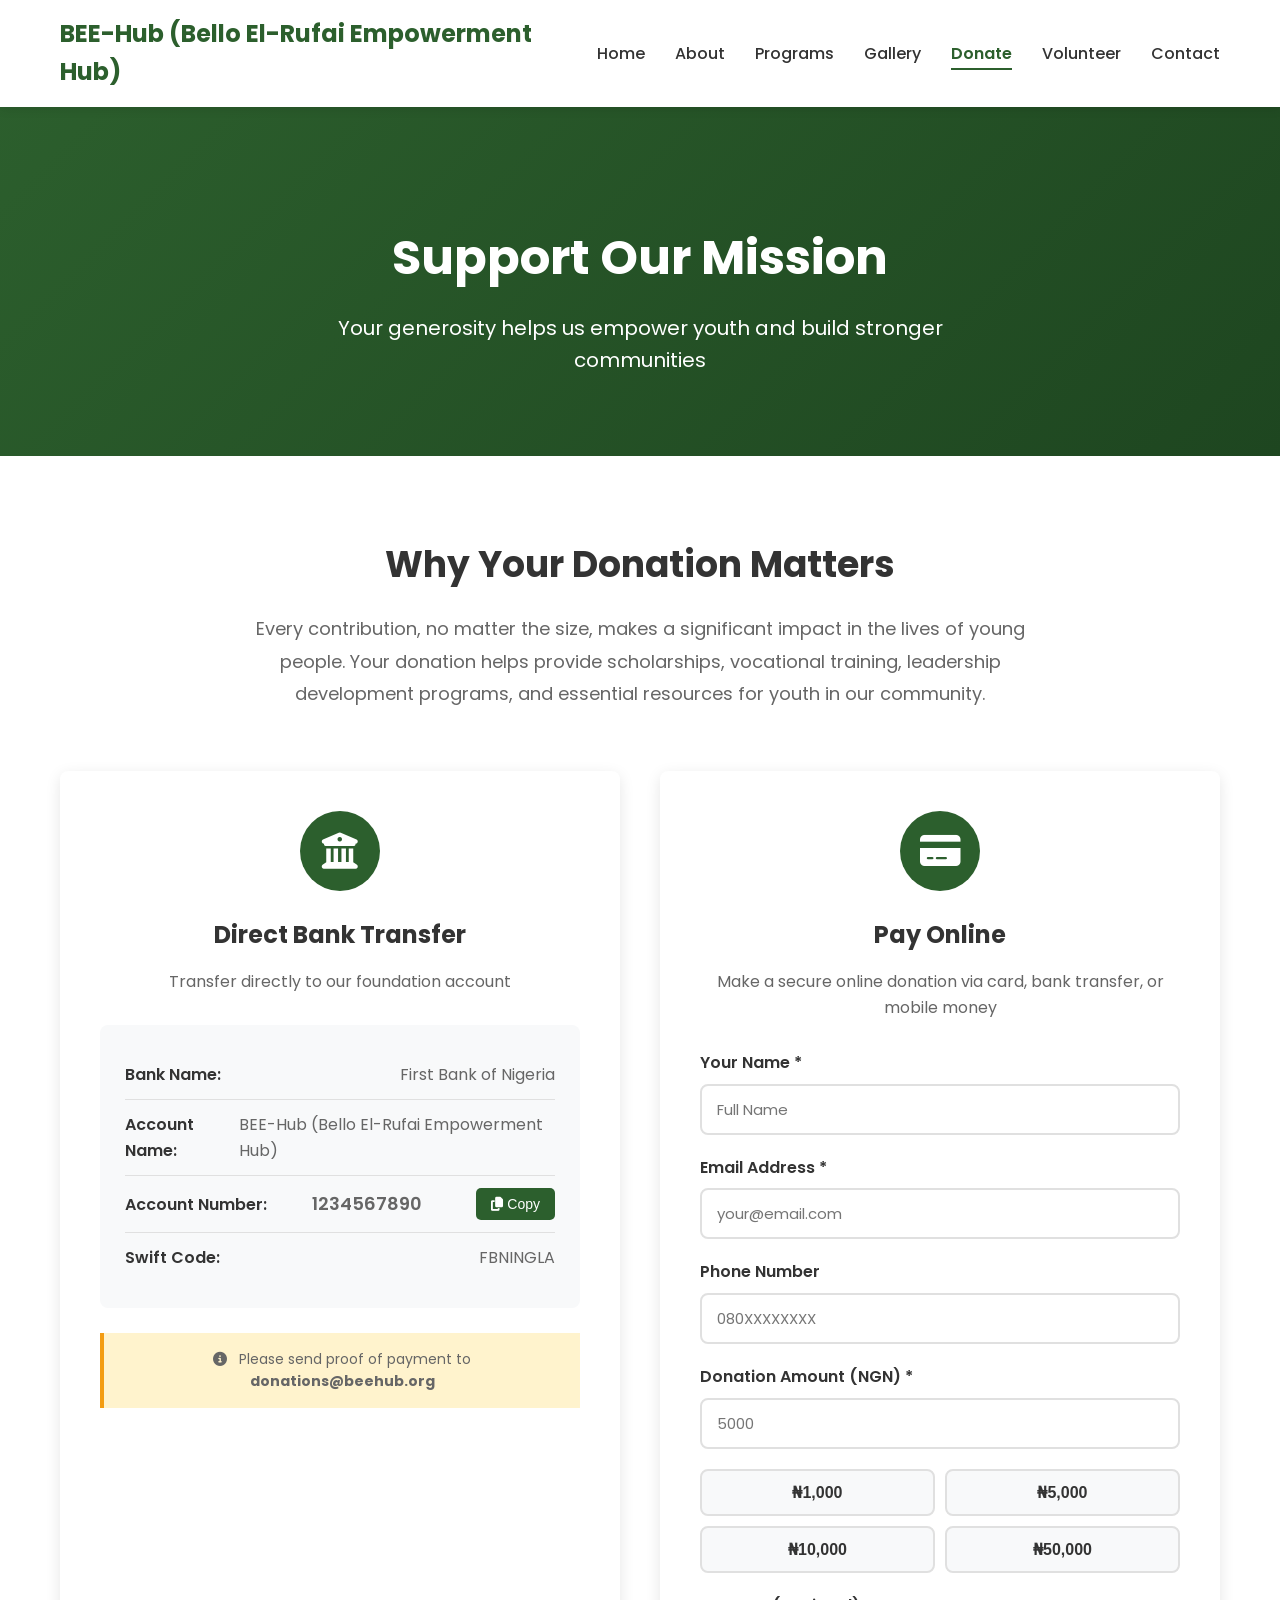
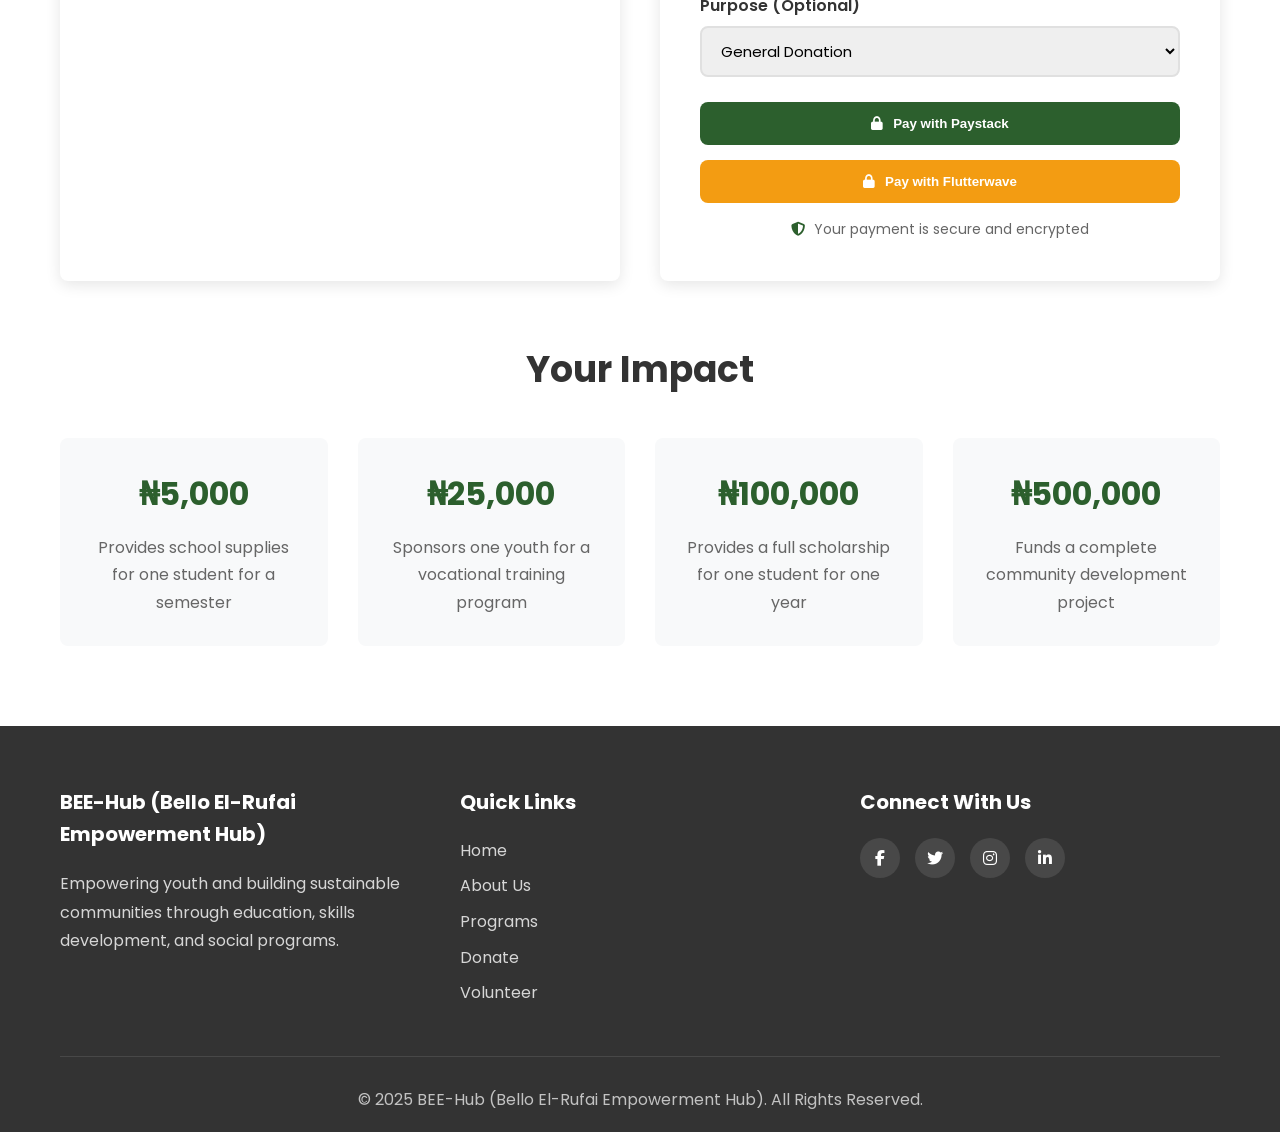
<file: donate.html>
<!DOCTYPE html>
<html lang="en">
<head>
    <meta charset="UTF-8">
    <meta name="viewport" content="width=device-width, initial-scale=1.0">
    <meta name="description" content="Support BEE-Hub (Bello El-Rufai Empowerment Hub) - Make a donation to empower youth">
    <title>Donate - BEE-Hub (Bello El-Rufai Empowerment Hub)</title>
    
    <!-- CSS Stylesheet -->
    <link rel="stylesheet" href="styles.css">
    
    <!-- Google Fonts -->
    <link href="https://fonts.googleapis.com/css2?family=Poppins:wght@300;400;600;700&display=swap" rel="stylesheet">
    
    <!-- Font Awesome for Icons -->
    <link rel="stylesheet" href="https://cdnjs.cloudflare.com/ajax/libs/font-awesome/6.4.0/css/all.min.css">
    
    <!-- Paystack Inline Script -->
    <script src="https://js.paystack.co/v2/inline.js"></script>
    
    <!-- Flutterwave Inline Script -->
    <script src="https://checkout.flutterwave.com/v3.js"></script>
</head>
<body>
    
    <!-- HEADER AND NAVIGATION -->
    <header class="header" id="header">
        <nav class="navbar">
            <div class="container">
                <div class="nav-wrapper">
                    <div class="logo">
                        <a href="index.html">BEE-Hub (Bello El-Rufai Empowerment Hub)</a>
                    </div>
                    
                    <ul class="nav-menu" id="nav-menu">
                        <li><a href="index.html#home" class="nav-link">Home</a></li>
                        <li><a href="index.html#about" class="nav-link">About</a></li>
                        <li><a href="index.html#programs" class="nav-link">Programs</a></li>
                        <li><a href="index.html#gallery" class="nav-link">Gallery</a></li>
                        <li><a href="donate.html" class="nav-link active">Donate</a></li>
                        <li><a href="volunteer.html" class="nav-link">Volunteer</a></li>
                        <li><a href="index.html#contact" class="nav-link">Contact</a></li>
                    </ul>
                    
                    <div class="hamburger" id="hamburger">
                        <span></span>
                        <span></span>
                        <span></span>
                    </div>
                </div>
            </div>
        </nav>
    </header>

    <!-- DONATE PAGE HEADER -->
    <section class="page-header">
        <div class="container">
            <h1>Support Our Mission</h1>
            <p>Your generosity helps us empower youth and build stronger communities</p>
        </div>
    </section>

    <!-- DONATION SECTION -->
    <!-- TO UPDATE: Update bank details, API keys in the script section below -->
    <section class="donate-section">
        <div class="container">
            
            <!-- Intro Text -->
            <div class="donate-intro">
                <h2>Why Your Donation Matters</h2>
                <p>
                    Every contribution, no matter the size, makes a significant impact in the lives of young people. 
                    Your donation helps provide scholarships, vocational training, leadership development programs, 
                    and essential resources for youth in our community.
                </p>
            </div>

            <!-- Donation Options -->
            <div class="donation-options">
                
                <!-- Bank Transfer Option -->
                <div class="donation-card">
                    <div class="donation-icon">
                        <i class="fas fa-university"></i>
                    </div>
                    <h3>Direct Bank Transfer</h3>
                    <p>Transfer directly to our foundation account</p>
                    
                    <div class="bank-details">
                        <div class="bank-info">
                            <strong>Bank Name:</strong>
                            <span>First Bank of Nigeria</span>
                        </div>
                        <div class="bank-info">
                            <strong>Account Name:</strong>
                            <span>BEE-Hub (Bello El-Rufai Empowerment Hub)</span>
                        </div>
                        <div class="bank-info">
                            <strong>Account Number:</strong>
                            <span class="account-number">1234567890</span>
                            <button class="copy-btn" onclick="copyAccountNumber('1234567890')">
                                <i class="fas fa-copy"></i> Copy
                            </button>
                        </div>
                        <div class="bank-info">
                            <strong>Swift Code:</strong>
                            <span>FBNINGLA</span>
                        </div>
                    </div>
                    
                    <p class="note">
                        <i class="fas fa-info-circle"></i>
                        Please send proof of payment to <strong>donations@beehub.org</strong>
                    </p>
                </div>

                <!-- Online Payment Options -->
                <div class="donation-card online-payment">
                    <div class="donation-icon">
                        <i class="fas fa-credit-card"></i>
                    </div>
                    <h3>Pay Online</h3>
                    <p>Make a secure online donation via card, bank transfer, or mobile money</p>
                    
                    <!-- Donation Amount Form -->
                    <form id="donation-form" class="payment-form">
                        <div class="form-group">
                            <label for="donor-name">Your Name *</label>
                            <input type="text" id="donor-name" placeholder="Full Name" required>
                        </div>
                        
                        <div class="form-group">
                            <label for="donor-email">Email Address *</label>
                            <input type="email" id="donor-email" placeholder="your@email.com" required>
                        </div>
                        
                        <div class="form-group">
                            <label for="donor-phone">Phone Number</label>
                            <input type="tel" id="donor-phone" placeholder="080XXXXXXXX">
                        </div>
                        
                        <div class="form-group">
                            <label for="donation-amount">Donation Amount (NGN) *</label>
                            <input type="number" id="donation-amount" placeholder="5000" min="100" required>
                        </div>
                        
                        <!-- Suggested Amounts -->
                        <div class="suggested-amounts">
                            <button type="button" class="amount-btn" onclick="setAmount(1000)">₦1,000</button>
                            <button type="button" class="amount-btn" onclick="setAmount(5000)">₦5,000</button>
                            <button type="button" class="amount-btn" onclick="setAmount(10000)">₦10,000</button>
                            <button type="button" class="amount-btn" onclick="setAmount(50000)">₦50,000</button>
                        </div>
                        
                        <div class="form-group">
                            <label for="donation-purpose">Purpose (Optional)</label>
                            <select id="donation-purpose">
                                <option value="">General Donation</option>
                                <option value="scholarships">Educational Scholarships</option>
                                <option value="tech-training">Tech Skills Training</option>
                                <option value="leadership">Leadership Development</option>
                                <option value="vocational">Vocational Training</option>
                                <option value="community">Community Service</option>
                            </select>
                        </div>
                        
                        <!-- Payment Gateway Buttons -->
                        <div class="payment-buttons">
                            <button type="button" class="btn btn-primary" onclick="payWithPaystack()">
                                <i class="fas fa-lock"></i> Pay with Paystack
                            </button>
                            <button type="button" class="btn btn-secondary" onclick="payWithFlutterwave()">
                                <i class="fas fa-lock"></i> Pay with Flutterwave
                            </button>
                        </div>
                        
                        <p class="secure-note">
                            <i class="fas fa-shield-alt"></i>
                            Your payment is secure and encrypted
                        </p>
                    </form>
                </div>

            </div>

            <!-- Impact Section -->
            <div class="impact-section">
                <h2>Your Impact</h2>
                <div class="impact-grid">
                    <div class="impact-item">
                        <div class="impact-icon">₦5,000</div>
                        <p>Provides school supplies for one student for a semester</p>
                    </div>
                    <div class="impact-item">
                        <div class="impact-icon">₦25,000</div>
                        <p>Sponsors one youth for a vocational training program</p>
                    </div>
                    <div class="impact-item">
                        <div class="impact-icon">₦100,000</div>
                        <p>Provides a full scholarship for one student for one year</p>
                    </div>
                    <div class="impact-item">
                        <div class="impact-icon">₦500,000</div>
                        <p>Funds a complete community development project</p>
                    </div>
                </div>
            </div>

        </div>
    </section>

    <!-- FOOTER -->
    <footer class="footer">
        <div class="container">
            <div class="footer-content">
                
                <div class="footer-section">
                    <h4>BEE-Hub (Bello El-Rufai Empowerment Hub)</h4>
                    <p>Empowering youth and building sustainable communities through education, skills development, and social programs.</p>
                </div>
                
                <div class="footer-section">
                    <h4>Quick Links</h4>
                    <ul class="footer-links">
                        <li><a href="index.html#home">Home</a></li>
                        <li><a href="index.html#about">About Us</a></li>
                        <li><a href="index.html#programs">Programs</a></li>
                        <li><a href="donate.html">Donate</a></li>
                        <li><a href="volunteer.html">Volunteer</a></li>
                    </ul>
                </div>
                
                <div class="footer-section">
                    <h4>Connect With Us</h4>
                    <div class="social-links">
                        <a href="https://facebook.com" target="_blank" aria-label="Facebook"><i class="fab fa-facebook-f"></i></a>
                        <a href="https://twitter.com" target="_blank" aria-label="Twitter"><i class="fab fa-twitter"></i></a>
                        <a href="https://instagram.com" target="_blank" aria-label="Instagram"><i class="fab fa-instagram"></i></a>
                        <a href="https://linkedin.com" target="_blank" aria-label="LinkedIn"><i class="fab fa-linkedin-in"></i></a>
                    </div>
                </div>
                
            </div>
            
            <div class="footer-bottom">
                <p>&copy; 2025 BEE-Hub (Bello El-Rufai Empowerment Hub). All Rights Reserved.</p>
            </div>
        </div>
    </footer>

    <!-- JavaScript -->
    <script src="script.js"></script>
    <script>
        // ========================================
        // DONATION PAYMENT INTEGRATION
        // ========================================
        
        // TO UPDATE: Replace with your actual API keys from Paystack and Flutterwave
        const PAYSTACK_PUBLIC_KEY = 'pk_test_xxxxxxxxxxxxxxxxxxxxxxxxxxxxxxxx'; // Replace with your Paystack public key
        const FLUTTERWAVE_PUBLIC_KEY = 'FLWPUBK_TEST-xxxxxxxxxxxxxxxxxxxxxxxxxxxxxxxx-X'; // Replace with your Flutterwave public key
        
        // Set suggested amount
        function setAmount(amount) {
            document.getElementById('donation-amount').value = amount;
        }
        
        // Copy account number to clipboard
        function copyAccountNumber(accountNumber) {
            navigator.clipboard.writeText(accountNumber).then(() => {
                alert('Account number copied to clipboard!');
            }).catch(() => {
                alert('Failed to copy. Please copy manually: ' + accountNumber);
            });
        }
        
        // Validate donation form
        function validateDonationForm() {
            const name = document.getElementById('donor-name').value;
            const email = document.getElementById('donor-email').value;
            const amount = document.getElementById('donation-amount').value;
            
            if (!name || !email || !amount) {
                alert('Please fill in all required fields');
                return false;
            }
            
            if (amount < 100) {
                alert('Minimum donation amount is ₦100');
                return false;
            }
            
            return true;
        }
        
        // Pay with Paystack
        function payWithPaystack() {
            if (!validateDonationForm()) return;
            
            const name = document.getElementById('donor-name').value;
            const email = document.getElementById('donor-email').value;
            const amount = document.getElementById('donation-amount').value;
            const phone = document.getElementById('donor-phone').value;
            const purpose = document.getElementById('donation-purpose').value || 'General Donation';
            
            const paystack = new PaystackPop();
            paystack.newTransaction({
                key: PAYSTACK_PUBLIC_KEY,
                email: email,
                amount: amount * 100, // Convert to kobo
                currency: 'NGN',
                ref: 'BEE_' + Math.floor((Math.random() * 1000000000) + 1) + '_' + Date.now(),
                
                metadata: {
                    custom_fields: [
                        {
                            display_name: "Donor Name",
                            variable_name: "donor_name",
                            value: name
                        },
                        {
                            display_name: "Purpose",
                            variable_name: "purpose",
                            value: purpose
                        }
                    ]
                },
                
                onSuccess: (transaction) => {
                    alert('Thank you for your generous donation! Reference: ' + transaction.reference);
                    window.location.href = 'success.html';
                },
                
                onClose: () => {
                    console.log('Payment cancelled');
                }
            });
        }
        
        // Pay with Flutterwave
        function payWithFlutterwave() {
            if (!validateDonationForm()) return;
            
            const name = document.getElementById('donor-name').value;
            const email = document.getElementById('donor-email').value;
            const amount = document.getElementById('donation-amount').value;
            const phone = document.getElementById('donor-phone').value || '08000000000';
            const purpose = document.getElementById('donation-purpose').value || 'General Donation';
            
            FlutterwaveCheckout({
                public_key: FLUTTERWAVE_PUBLIC_KEY,
                tx_ref: 'BEE_FLW_' + Date.now(),
                amount: amount,
                currency: 'NGN',
                payment_options: 'card, banktransfer, ussd, mobilemoney',
                redirect_url: window.location.origin + '/success.html',
                
                customer: {
                    email: email,
                    phone_number: phone,
                    name: name
                },
                
                meta: {
                    donor_name: name,
                    purpose: purpose
                },
                
                customizations: {
                    title: 'BEE-Hub (Bello El-Rufai Empowerment Hub)',
                    description: 'Donation for ' + purpose,
                    logo: ''
                },
                
                callback: function(response) {
                    console.log('Payment Response:', response);
                    if (response.status === 'successful') {
                        alert('Thank you for your generous donation! Transaction ID: ' + response.transaction_id);
                        window.location.href = 'success.html';
                    }
                },
                
                onclose: function() {
                    console.log('Payment cancelled');
                }
            });
        }
    </script>
    
</body>
</html>
</file>
<file: styles.css>
/* ========================================
   AHMAD TIJJANI FOUNDATION STYLESHEET
   ========================================
   
   TO UPDATE COLORS: Modify the CSS variables below
   TO UPDATE FONTS: Change the font-family values
   TO CUSTOMIZE SPACING: Adjust padding and margin values
   
   ======================================== */

/* ========================================
   CSS VARIABLES (EASY CUSTOMIZATION)
   ======================================== */
:root {
    /* Primary Colors - Change these to match foundation branding */
    --primary-color: #2c5f2d;
    --primary-dark: #1e4620;
    --primary-light: #3d7c3f;
    --secondary-color: #f39c12;
    --secondary-dark: #d68910;
    
    /* Neutral Colors */
    --text-dark: #333333;
    --text-light: #666666;
    --white: #ffffff;
    --light-bg: #f8f9fa;
    --border-color: #e0e0e0;
    
    /* Spacing */
    --section-padding: 80px 0;
    --container-padding: 0 20px;
    
    /* Typography */
    --font-primary: 'Poppins', sans-serif;
    --font-size-base: 16px;
    
    /* Transitions */
    --transition-speed: 0.3s;
    
    /* Border Radius */
    --border-radius: 8px;
    
    /* Box Shadow */
    --box-shadow: 0 4px 15px rgba(0, 0, 0, 0.1);
    --box-shadow-hover: 0 8px 25px rgba(0, 0, 0, 0.15);
}

/* ========================================
   RESET AND BASE STYLES
   ======================================== */
* {
    margin: 0;
    padding: 0;
    box-sizing: border-box;
}

html {
    scroll-behavior: smooth;
}

body {
    font-family: var(--font-primary);
    font-size: var(--font-size-base);
    color: var(--text-dark);
    line-height: 1.6;
    overflow-x: hidden;
}

.container {
    max-width: 1200px;
    margin: 0 auto;
    padding: var(--container-padding);
}

img {
    max-width: 100%;
    height: auto;
    display: block;
}

a {
    text-decoration: none;
    color: inherit;
    transition: all var(--transition-speed);
}

ul {
    list-style: none;
}

/* Hidden utility class */
.hidden {
    display: none;
}

/* ========================================
   HEADER AND NAVIGATION
   ======================================== */
.header {
    position: fixed;
    top: 0;
    left: 0;
    width: 100%;
    background: var(--white);
    box-shadow: 0 2px 10px rgba(0, 0, 0, 0.1);
    z-index: 1000;
    transition: all var(--transition-speed);
}

.navbar {
    padding: 15px 0;
}

.nav-wrapper {
    display: flex;
    justify-content: space-between;
    align-items: center;
}

.logo a {
    font-size: 24px;
    font-weight: 700;
    color: var(--primary-color);
    transition: color var(--transition-speed);
}

.logo a:hover {
    color: var(--primary-dark);
}

.nav-menu {
    display: flex;
    gap: 30px;
    align-items: center;
}

.nav-link {
    color: var(--text-dark);
    font-weight: 500;
    position: relative;
    transition: color var(--transition-speed);
}

.nav-link:hover {
    color: var(--primary-color);
}

.nav-link::after {
    content: '';
    position: absolute;
    bottom: -5px;
    left: 0;
    width: 0;
    height: 2px;
    background: var(--primary-color);
    transition: width var(--transition-speed);
}

.nav-link:hover::after {
    width: 100%;
}

.nav-link.active {
    color: var(--primary-color);
    font-weight: 600;
}

.nav-link.active::after {
    width: 100%;
}

/* Mobile Menu Toggle */
.hamburger {
    display: none;
    flex-direction: column;
    gap: 5px;
    cursor: pointer;
}

.hamburger span {
    width: 25px;
    height: 3px;
    background: var(--primary-color);
    transition: all var(--transition-speed);
}

/* ========================================
   HERO SECTION WITH SLIDESHOW
   ======================================== */
.hero {
    position: relative;
    height: 100vh;
    min-height: 600px;
    margin-top: 70px;
    overflow: hidden;
}

.hero-slideshow {
    position: absolute;
    top: 0;
    left: 0;
    width: 100%;
    height: 100%;
}

.hero-slide {
    position: absolute;
    top: 0;
    left: 0;
    width: 100%;
    height: 100%;
    opacity: 0;
    transition: opacity 1s ease-in-out;
}

.hero-slide.active {
    opacity: 1;
}

.hero-slide img {
    width: 100%;
    height: 100%;
    object-fit: cover;
}

.hero-slide::after {
    content: '';
    position: absolute;
    top: 0;
    left: 0;
    width: 100%;
    height: 100%;
    background: rgba(0, 0, 0, 0.5);
}

.hero-content {
    position: relative;
    z-index: 10;
    height: 100%;
    display: flex;
    align-items: center;
    justify-content: center;
    text-align: center;
    color: var(--white);
}

.hero-title {
    font-size: 56px;
    font-weight: 700;
    margin-bottom: 20px;
    animation: fadeInUp 1s ease-out;
}

.hero-subtitle {
    font-size: 20px;
    margin-bottom: 30px;
    max-width: 700px;
    animation: fadeInUp 1s ease-out 0.3s backwards;
}

.slideshow-controls {
    position: absolute;
    bottom: 50%;
    left: 0;
    right: 0;
    z-index: 20;
    display: flex;
    justify-content: space-between;
    padding: 0 30px;
}

.slide-btn {
    background: rgba(255, 255, 255, 0.3);
    border: none;
    color: var(--white);
    width: 50px;
    height: 50px;
    border-radius: 50%;
    cursor: pointer;
    font-size: 20px;
    transition: all var(--transition-speed);
    display: flex;
    align-items: center;
    justify-content: center;
}

.slide-btn:hover {
    background: rgba(255, 255, 255, 0.5);
    transform: scale(1.1);
}

.slideshow-dots {
    position: absolute;
    bottom: 30px;
    left: 50%;
    transform: translateX(-50%);
    z-index: 20;
    display: flex;
    gap: 10px;
}

.dot {
    width: 12px;
    height: 12px;
    border-radius: 50%;
    background: rgba(255, 255, 255, 0.5);
    cursor: pointer;
    transition: all var(--transition-speed);
}

.dot.active {
    background: var(--white);
    width: 30px;
    border-radius: 6px;
}

/* ========================================
   BUTTONS
   ======================================== */
.btn {
    display: inline-block;
    padding: 14px 30px;
    border-radius: var(--border-radius);
    font-weight: 600;
    text-align: center;
    cursor: pointer;
    border: none;
    transition: all var(--transition-speed);
    animation: fadeInUp 1s ease-out 0.6s backwards;
}

.btn-primary {
    background: var(--primary-color);
    color: var(--white);
}

.btn-primary:hover {
    background: var(--primary-dark);
    transform: translateY(-2px);
    box-shadow: var(--box-shadow-hover);
}

.btn-secondary {
    background: var(--secondary-color);
    color: var(--white);
}

.btn-secondary:hover {
    background: var(--secondary-dark);
    transform: translateY(-2px);
    box-shadow: var(--box-shadow-hover);
}

.btn-outline {
    background: var(--secondary-color);
    color: var(--white);
}

.btn-outline:hover {
    background: var(--secondary-dark);
    transform: translateY(-2px);
    box-shadow: var(--box-shadow-hover);
}

.hero-buttons {
    display: flex;
    gap: 15px;
    flex-wrap: wrap;
    justify-content: center;
}

.hero-buttons .btn {
    animation: fadeInUp 1s ease-out 0.6s backwards;
}

/* ========================================
   SECTION COMMON STYLES
   ======================================== */
section {
    padding: var(--section-padding);
}

.section-header {
    text-align: center;
    margin-bottom: 60px;
}

.section-title {
    font-size: 42px;
    font-weight: 700;
    color: var(--text-dark);
    margin-bottom: 15px;
}

.title-underline {
    width: 80px;
    height: 4px;
    background: var(--primary-color);
    margin: 0 auto 20px;
}

.section-description {
    font-size: 18px;
    color: var(--text-light);
    max-width: 700px;
    margin: 0 auto;
}

/* ========================================
   ABOUT SECTION
   ======================================== */
.about {
    background: var(--light-bg);
}

.about-content {
    display: grid;
    grid-template-columns: 1fr 1fr;
    gap: 60px;
    align-items: center;
}

.about-image img {
    border-radius: var(--border-radius);
    box-shadow: var(--box-shadow);
}

.about-text h3 {
    font-size: 24px;
    color: var(--primary-color);
    margin-bottom: 15px;
    margin-top: 25px;
}

.about-text h3:first-child {
    margin-top: 0;
}

.about-text p {
    color: var(--text-light);
    line-height: 1.8;
}

/* ========================================
   PROGRAMS SECTION
   ======================================== */
.programs-grid {
    display: grid;
    grid-template-columns: repeat(auto-fit, minmax(320px, 1fr));
    gap: 30px;
}

.program-card {
    background: var(--white);
    padding: 40px 30px;
    border-radius: var(--border-radius);
    box-shadow: var(--box-shadow);
    text-align: center;
    transition: all var(--transition-speed);
}

.program-card:hover {
    transform: translateY(-10px);
    box-shadow: var(--box-shadow-hover);
}

.program-icon {
    width: 80px;
    height: 80px;
    background: var(--primary-color);
    color: var(--white);
    border-radius: 50%;
    display: flex;
    align-items: center;
    justify-content: center;
    margin: 0 auto 25px;
    font-size: 36px;
}

.program-title {
    font-size: 22px;
    font-weight: 600;
    margin-bottom: 15px;
    color: var(--text-dark);
}

.program-description {
    color: var(--text-light);
    margin-bottom: 20px;
    line-height: 1.7;
}

.program-status {
    display: inline-block;
    padding: 8px 20px;
    background: var(--secondary-color);
    color: var(--white);
    border-radius: 20px;
    font-size: 14px;
    font-weight: 600;
    margin-bottom: 20px;
}

.apply-btn {
    width: 100%;
    margin-top: 10px;
}

/* ========================================
   CORE PROGRAMS - HORIZONTAL LAYOUT
   ======================================== */
.core-programs {
    background: linear-gradient(135deg, #f0f7f0 0%, #e8f0e8 100%);
}

.core-initiatives-list {
    display: flex;
    flex-direction: column;
    gap: 40px;
}

.core-initiative-horizontal {
    display: flex;
    gap: 40px;
    background: var(--white);
    border-radius: var(--border-radius);
    box-shadow: var(--box-shadow);
    overflow: hidden;
    transition: transform var(--transition-speed), box-shadow var(--transition-speed);
}

.core-initiative-horizontal:hover {
    transform: translateY(-5px);
    box-shadow: var(--box-shadow-hover);
}

.initiative-image {
    flex: 0 0 300px;
}

.initiative-image img {
    width: 100%;
    height: 100%;
    object-fit: cover;
    display: block;
}

.initiative-content {
    flex: 1;
    padding: 30px 30px 30px 0;
}

.initiative-title {
    font-size: 26px;
    font-weight: 700;
    color: var(--primary-dark);
    margin-bottom: 15px;
}

.initiative-description {
    color: var(--text-light);
    line-height: 1.7;
    margin-bottom: 20px;
}

.initiative-meta {
    margin-top: 20px;
    padding-top: 15px;
    border-top: 2px solid var(--border-color);
}

.meta-item {
    display: flex;
    flex-wrap: wrap;
    gap: 15px;
    margin-bottom: 10px;
    font-size: 14px;
}

.meta-label {
    font-weight: 700;
    color: var(--primary-color);
    min-width: 110px;
}

.meta-value {
    color: var(--text-light);
    flex: 1;
}

/* ========================================
   PARTNERS SECTION
   ======================================== */
.partners {
    background: var(--white);
    padding: var(--section-padding);
}

.partners-grid {
    display: grid;
    grid-template-columns: repeat(auto-fit, minmax(160px, 1fr));
    gap: 40px;
    align-items: center;
    justify-items: center;
    margin-top: 20px;
}

.partner-item {
    padding: 20px;
    background: var(--light-bg);
    border-radius: var(--border-radius);
    transition: all var(--transition-speed);
    display: flex;
    align-items: center;
    justify-content: center;
    width: 100%;
    max-width: 200px;
    min-height: 120px;
}

.partner-item:hover {
    transform: translateY(-5px);
    box-shadow: var(--box-shadow);
    background: var(--white);
}

.partner-item img {
    max-width: 100%;
    max-height: 80px;
    width: auto;
    height: auto;
    filter: grayscale(100%);
    opacity: 0.7;
    transition: all var(--transition-speed);
}

.partner-item:hover img {
    filter: grayscale(0%);
    opacity: 1;
}

/* Responsive adjustments */
@media (max-width: 768px) {
    .partners-grid {
        gap: 20px;
    }
    
    .partner-item {
        padding: 15px;
        min-height: 100px;
    }
    
    .partner-item img {
        max-height: 60px;
    }
}
/* ========================================
   GALLERY SECTION
   ======================================== */
.gallery {
    background: var(--light-bg);
}

.gallery-grid {
    display: grid;
    grid-template-columns: repeat(auto-fit, minmax(280px, 1fr));
    gap: 20px;
}

.gallery-item {
    position: relative;
    overflow: hidden;
    border-radius: var(--border-radius);
    cursor: pointer;
    height: 250px;
}

.gallery-item img {
    width: 100%;
    height: 100%;
    object-fit: cover;
    transition: transform var(--transition-speed);
}

.gallery-item:hover img {
    transform: scale(1.1);
}

.gallery-overlay {
    position: absolute;
    top: 0;
    left: 0;
    width: 100%;
    height: 100%;
    background: rgba(44, 95, 45, 0.8);
    display: flex;
    align-items: center;
    justify-content: center;
    opacity: 0;
    transition: opacity var(--transition-speed);
}

.gallery-item:hover .gallery-overlay {
    opacity: 1;
}

.gallery-overlay i {
    color: var(--white);
    font-size: 32px;
}

/* Gallery Modal */
.gallery-modal {
    display: none;
    position: fixed;
    z-index: 2000;
    left: 0;
    top: 0;
    width: 100%;
    height: 100%;
    background: rgba(0, 0, 0, 0.95);
    align-items: center;
    justify-content: center;
}

.gallery-modal.active {
    display: flex;
}

.modal-close {
    position: absolute;
    top: 20px;
    right: 40px;
    color: var(--white);
    font-size: 40px;
    cursor: pointer;
    z-index: 2001;
}

.modal-content {
    max-width: 90%;
    max-height: 80%;
    object-fit: contain;
}

.modal-caption {
    position: absolute;
    bottom: 20px;
    left: 50%;
    transform: translateX(-50%);
    color: var(--white);
    font-size: 18px;
    text-align: center;
}

.modal-nav {
    position: absolute;
    top: 50%;
    transform: translateY(-50%);
    background: rgba(255, 255, 255, 0.3);
    border: none;
    color: var(--white);
    width: 60px;
    height: 60px;
    border-radius: 50%;
    cursor: pointer;
    font-size: 24px;
    transition: all var(--transition-speed);
}

.modal-nav:hover {
    background: rgba(255, 255, 255, 0.5);
}

.modal-prev {
    left: 30px;
}

.modal-next {
    right: 30px;
}

/* ========================================
   CONTACT SECTION
   ======================================== */
.contact-content {
    display: grid;
    grid-template-columns: 1fr 1fr;
    gap: 60px;
}

.contact-item {
    display: flex;
    gap: 20px;
    margin-bottom: 30px;
}

.contact-icon {
    width: 50px;
    height: 50px;
    background: var(--primary-color);
    color: var(--white);
    border-radius: 50%;
    display: flex;
    align-items: center;
    justify-content: center;
    flex-shrink: 0;
}

.contact-details h4 {
    font-size: 18px;
    margin-bottom: 8px;
    color: var(--text-dark);
}

.contact-details p {
    color: var(--text-light);
}

/* Forms */
.contact-form,
.application-form {
    background: var(--white);
    padding: 30px;
    border-radius: var(--border-radius);
    box-shadow: var(--box-shadow);
}

.form-group {
    margin-bottom: 20px;
}

.form-group label {
    display: block;
    margin-bottom: 8px;
    font-weight: 600;
    color: var(--text-dark);
}

.form-group input,
.form-group select,
.form-group textarea {
    width: 100%;
    padding: 12px 15px;
    border: 2px solid var(--border-color);
    border-radius: var(--border-radius);
    font-family: var(--font-primary);
    font-size: 15px;
    transition: border-color var(--transition-speed);
}

.form-group input:focus,
.form-group select:focus,
.form-group textarea:focus {
    outline: none;
    border-color: var(--primary-color);
}

.form-group input:disabled {
    background: var(--light-bg);
    cursor: not-allowed;
}

.form-group textarea {
    resize: vertical;
}

/* ========================================
   MODAL
   ======================================== */
.modal {
    display: none;
    position: fixed;
    z-index: 1500;
    left: 0;
    top: 0;
    width: 100%;
    height: 100%;
    background: rgba(0, 0, 0, 0.7);
    align-items: center;
    justify-content: center;
    overflow-y: auto;
}

.modal.active {
    display: flex;
}

.modal-dialog {
    width: 90%;
    max-width: 600px;
    margin: 40px auto;
}

.modal-content-wrapper {
    background: var(--white);
    border-radius: var(--border-radius);
    box-shadow: var(--box-shadow-hover);
}

.modal-header {
    padding: 25px 30px;
    border-bottom: 2px solid var(--border-color);
    display: flex;
    justify-content: space-between;
    align-items: center;
}

.modal-title {
    font-size: 24px;
    color: var(--text-dark);
}

.modal-close-btn {
    background: none;
    border: none;
    font-size: 32px;
    color: var(--text-light);
    cursor: pointer;
    transition: color var(--transition-speed);
}

.modal-close-btn:hover {
    color: var(--text-dark);
}

.modal-body {
    padding: 30px;
}

.form-actions {
    display: flex;
    gap: 15px;
    justify-content: flex-end;
    margin-top: 25px;
}

.form-actions .btn {
    padding: 12px 30px;
}

/* ========================================
   FOOTER
   ======================================== */
.footer {
    background: var(--text-dark);
    color: var(--white);
    padding: 60px 0 20px;
}

.footer-content {
    display: grid;
    grid-template-columns: repeat(auto-fit, minmax(250px, 1fr));
    gap: 40px;
    margin-bottom: 40px;
}

.footer-section h4 {
    font-size: 20px;
    margin-bottom: 20px;
    color: var(--white);
}

.footer-section p {
    color: rgba(255, 255, 255, 0.8);
    line-height: 1.8;
}

.footer-links li {
    margin-bottom: 10px;
}

.footer-links a {
    color: rgba(255, 255, 255, 0.8);
    transition: color var(--transition-speed);
}

.footer-links a:hover {
    color: var(--white);
    padding-left: 5px;
}

.social-links {
    display: flex;
    gap: 15px;
}

.social-links a {
    width: 40px;
    height: 40px;
    background: rgba(255, 255, 255, 0.1);
    border-radius: 50%;
    display: flex;
    align-items: center;
    justify-content: center;
    transition: all var(--transition-speed);
}

.social-links a:hover {
    background: var(--primary-color);
    transform: translateY(-3px);
}

.footer-bottom {
    text-align: center;
    padding-top: 30px;
    border-top: 1px solid rgba(255, 255, 255, 0.1);
}

.footer-bottom p {
    color: rgba(255, 255, 255, 0.7);
}

/* ========================================
   ANIMATIONS
   ======================================== */
@keyframes fadeInUp {
    from {
        opacity: 0;
        transform: translateY(30px);
    }
    to {
        opacity: 1;
        transform: translateY(0);
    }
}

/* ========================================
   PAGE HEADER (Donate & Volunteer Pages)
   ======================================== */
.page-header {
    background: linear-gradient(135deg, var(--primary-color) 0%, var(--primary-dark) 100%);
    color: var(--white);
    padding: 150px 0 80px;
    text-align: center;
    margin-top: 70px;
}

.page-header h1 {
    font-size: 48px;
    margin-bottom: 15px;
    font-weight: 700;
}

.page-header p {
    font-size: 20px;
    max-width: 700px;
    margin: 0 auto;
}

.volunteer-header {
    background: linear-gradient(135deg, var(--secondary-color) 0%, var(--secondary-dark) 100%);
}

/* ========================================
   DONATE PAGE STYLES
   ======================================== */
.donate-section {
    padding: 80px 0;
}

.donate-intro {
    text-align: center;
    max-width: 800px;
    margin: 0 auto 60px;
}

.donate-intro h2 {
    font-size: 36px;
    margin-bottom: 20px;
    color: var(--text-dark);
}

.donate-intro p {
    font-size: 18px;
    color: var(--text-light);
    line-height: 1.8;
}

.donation-options {
    display: grid;
    grid-template-columns: repeat(auto-fit, minmax(450px, 1fr));
    gap: 40px;
    margin-bottom: 60px;
}

.donation-card {
    background: var(--white);
    padding: 40px;
    border-radius: var(--border-radius);
    box-shadow: var(--box-shadow);
}

.donation-icon {
    width: 80px;
    height: 80px;
    background: var(--primary-color);
    color: var(--white);
    border-radius: 50%;
    display: flex;
    align-items: center;
    justify-content: center;
    margin: 0 auto 25px;
    font-size: 36px;
}

.donation-card h3 {
    font-size: 24px;
    margin-bottom: 15px;
    text-align: center;
    color: var(--text-dark);
}

.donation-card > p {
    text-align: center;
    color: var(--text-light);
    margin-bottom: 30px;
}

/* Bank Details */
.bank-details {
    background: var(--light-bg);
    padding: 25px;
    border-radius: var(--border-radius);
    margin: 25px 0;
}

.bank-info {
    display: flex;
    justify-content: space-between;
    align-items: center;
    padding: 12px 0;
    border-bottom: 1px solid var(--border-color);
}

.bank-info:last-child {
    border-bottom: none;
}

.bank-info strong {
    color: var(--text-dark);
    font-weight: 600;
}

.bank-info span {
    color: var(--text-light);
}

.account-number {
    font-size: 18px;
    font-weight: 600;
    color: var(--primary-color);
}

.copy-btn {
    background: var(--primary-color);
    color: var(--white);
    border: none;
    padding: 8px 15px;
    border-radius: 5px;
    cursor: pointer;
    font-size: 14px;
    transition: all var(--transition-speed);
    margin-left: 10px;
}

.copy-btn:hover {
    background: var(--primary-dark);
}

.note {
    background: #fff3cd;
    border-left: 4px solid var(--secondary-color);
    padding: 15px;
    margin-top: 20px;
    font-size: 14px;
    color: #856404;
}

.note i {
    margin-right: 8px;
}

/* Payment Form */
.payment-form {
    margin-top: 25px;
}

.suggested-amounts {
    display: grid;
    grid-template-columns: repeat(2, 1fr);
    gap: 10px;
    margin-bottom: 20px;
}

.amount-btn {
    padding: 12px;
    background: var(--light-bg);
    border: 2px solid var(--border-color);
    border-radius: var(--border-radius);
    font-size: 16px;
    font-weight: 600;
    color: var(--text-dark);
    cursor: pointer;
    transition: all var(--transition-speed);
}

.amount-btn:hover {
    background: var(--primary-color);
    color: var(--white);
    border-color: var(--primary-color);
}

.payment-buttons {
    display: flex;
    flex-direction: column;
    gap: 15px;
    margin-top: 25px;
}

.payment-buttons .btn {
    width: 100%;
    display: flex;
    align-items: center;
    justify-content: center;
    gap: 10px;
}

.secure-note {
    text-align: center;
    color: var(--text-light);
    font-size: 14px;
    margin-top: 15px;
}

.secure-note i {
    color: var(--primary-color);
    margin-right: 5px;
}

/* Impact Section */
.impact-section {
    margin-top: 60px;
    text-align: center;
}

.impact-section h2 {
    font-size: 36px;
    margin-bottom: 40px;
    color: var(--text-dark);
}

.impact-grid {
    display: grid;
    grid-template-columns: repeat(auto-fit, minmax(250px, 1fr));
    gap: 30px;
}

.impact-item {
    background: var(--light-bg);
    padding: 30px;
    border-radius: var(--border-radius);
    transition: all var(--transition-speed);
}

.impact-item:hover {
    transform: translateY(-5px);
    box-shadow: var(--box-shadow);
}

.impact-icon {
    font-size: 32px;
    font-weight: 700;
    color: var(--primary-color);
    margin-bottom: 15px;
}

.impact-item p {
    color: var(--text-light);
    line-height: 1.7;
}

/* ========================================
   VOLUNTEER PAGE STYLES
   ======================================== */
.volunteer-info {
    padding: 80px 0;
}

.volunteer-intro {
    text-align: center;
    max-width: 800px;
    margin: 0 auto 60px;
}

.volunteer-intro h2 {
    font-size: 36px;
    margin-bottom: 20px;
    color: var(--text-dark);
}

.volunteer-intro p {
    font-size: 18px;
    color: var(--text-light);
    line-height: 1.8;
}

/* Opportunities Grid */
.opportunities-grid {
    display: grid;
    grid-template-columns: repeat(auto-fit, minmax(300px, 1fr));
    gap: 30px;
    margin-bottom: 60px;
}

.opportunity-card {
    background: var(--white);
    padding: 30px;
    border-radius: var(--border-radius);
    box-shadow: var(--box-shadow);
    text-align: center;
    transition: all var(--transition-speed);
}

.opportunity-card:hover {
    transform: translateY(-10px);
    box-shadow: var(--box-shadow-hover);
}

.opportunity-icon {
    width: 70px;
    height: 70px;
    background: var(--secondary-color);
    color: var(--white);
    border-radius: 50%;
    display: flex;
    align-items: center;
    justify-content: center;
    margin: 0 auto 20px;
    font-size: 32px;
}

.opportunity-card h3 {
    font-size: 20px;
    margin-bottom: 12px;
    color: var(--text-dark);
}

.opportunity-card p {
    color: var(--text-light);
    line-height: 1.7;
}

/* Volunteer Benefits */
.volunteer-benefits {
    background: var(--light-bg);
    padding: 60px 40px;
    border-radius: var(--border-radius);
    margin-top: 40px;
}

.volunteer-benefits h2 {
    text-align: center;
    font-size: 36px;
    margin-bottom: 40px;
    color: var(--text-dark);
}

.benefits-grid {
    display: grid;
    grid-template-columns: repeat(auto-fit, minmax(250px, 1fr));
    gap: 30px;
}

.benefit-item {
    text-align: center;
}

.benefit-item i {
    font-size: 48px;
    color: var(--primary-color);
    margin-bottom: 15px;
}

.benefit-item h4 {
    font-size: 18px;
    margin-bottom: 10px;
    color: var(--text-dark);
}

.benefit-item p {
    color: var(--text-light);
    font-size: 14px;
}

/* Volunteer Form Section */
.volunteer-form-section {
    background: var(--light-bg);
    padding: 80px 0;
}

.form-container {
    max-width: 800px;
    margin: 0 auto;
    background: var(--white);
    padding: 50px;
    border-radius: var(--border-radius);
    box-shadow: var(--box-shadow);
}

.form-container h2 {
    text-align: center;
    font-size: 32px;
    margin-bottom: 15px;
    color: var(--text-dark);
}

.form-intro {
    text-align: center;
    color: var(--text-light);
    margin-bottom: 40px;
}

.volunteer-form .form-section-title {
    font-size: 22px;
    color: var(--primary-color);
    margin: 30px 0 20px;
    padding-bottom: 10px;
    border-bottom: 2px solid var(--border-color);
}

.volunteer-form .form-section-title:first-of-type {
    margin-top: 0;
}

.form-row {
    display: grid;
    grid-template-columns: 1fr 1fr;
    gap: 20px;
}

.checkbox-group {
    margin: 25px 0;
}

.checkbox-label {
    display: flex;
    align-items: flex-start;
    cursor: pointer;
}

.checkbox-label input[type="checkbox"] {
    margin-right: 10px;
    margin-top: 3px;
    width: auto;
}

.checkbox-label span {
    color: var(--text-dark);
    line-height: 1.6;
}

.submit-btn {
    width: 100%;
    padding: 16px;
    font-size: 18px;
    margin-top: 20px;
}

/* ========================================
   RESPONSIVE DESIGN
   ======================================== */

/* Tablet Screens */
@media (max-width: 992px) {
    .section-title {
        font-size: 36px;
    }
    
    .about-content,
    .contact-content {
        grid-template-columns: 1fr;
        gap: 40px;
    }
    
    .hero-title {
        font-size: 42px;
    }
    
    .hero-subtitle {
        font-size: 18px;
    }
    
    /* Stack core initiatives vertically on tablets */
    .core-initiative-horizontal {
        flex-direction: column;
        gap: 0;
    }
    
    .initiative-image {
        flex: 0 0 auto;
        height: 250px;
    }
    
    .initiative-content {
        padding: 25px;
    }
    
    .initiative-title {
        font-size: 22px;
    }
}

/* Mobile Screens */
@media (max-width: 768px) {
    /* Navigation */
    .nav-menu {
        position: fixed;
        top: 70px;
        left: -100%;
        width: 100%;
        height: calc(100vh - 70px);
        background: var(--white);
        flex-direction: column;
        padding: 50px 0;
        transition: left var(--transition-speed);
        box-shadow: 0 5px 15px rgba(0, 0, 0, 0.1);
    }
    
    .nav-menu.active {
        left: 0;
    }
    
    .hamburger {
        display: flex;
    }
    
    .hamburger.active span:nth-child(1) {
        transform: rotate(45deg) translate(8px, 8px);
    }
    
    .hamburger.active span:nth-child(2) {
        opacity: 0;
    }
    
    .hamburger.active span:nth-child(3) {
        transform: rotate(-45deg) translate(8px, -8px);
    }
    
    /* Hero */
    .hero {
        margin-top: 70px;
        min-height: 500px;
    }
    
    .hero-title {
        font-size: 32px;
    }
    
    .hero-subtitle {
        font-size: 16px;
    }
    
    .slideshow-controls {
        padding: 0 15px;
    }
    
    .slide-btn {
        width: 40px;
        height: 40px;
        font-size: 16px;
    }
    
    /* Sections */
    section {
        padding: 50px 0;
    }
    
    .section-title {
        font-size: 28px;
    }
    
    .section-description {
        font-size: 16px;
    }
    
    /* Programs */
    .programs-grid {
        grid-template-columns: 1fr;
    }
    
    /* Core initiatives - further stacking adjustments */
    .core-initiatives-list {
        gap: 30px;
    }
    
    .initiative-image {
        height: 200px;
    }
    
    .initiative-content {
        padding: 20px;
    }
    
    .meta-item {
        flex-direction: column;
        gap: 5px;
    }
    
    .meta-label {
        min-width: auto;
    }
    
    /* Gallery */
    .gallery-grid {
        grid-template-columns: 1fr;
    }
    
    .gallery-item {
        height: 300px;
    }
    
    .modal-nav {
        width: 45px;
        height: 45px;
        font-size: 18px;
    }
    
    .modal-prev {
        left: 10px;
    }
    
    .modal-next {
        right: 10px;
    }
    
    /* Footer */
    .footer-content {
        grid-template-columns: 1fr;
        gap: 30px;
    }
    
    /* Forms */
    .form-actions {
        flex-direction: column;
    }
    
    .form-actions .btn {
        width: 100%;
    }
    
    /* Donate & Volunteer page adjustments */
    .page-header {
        padding: 120px 0 60px;
    }
    
    .page-header h1 {
        font-size: 32px;
    }
    
    .page-header p {
        font-size: 16px;
    }
    
    .donation-card {
        padding: 30px 20px;
    }
    
    .suggested-amounts {
        grid-template-columns: 1fr;
    }
    
    .form-container {
        padding: 30px 20px;
    }
    
    .form-row {
        grid-template-columns: 1fr;
    }
    
    .opportunities-grid {
        grid-template-columns: 1fr;
    }
    
    .benefits-grid {
        grid-template-columns: 1fr;
    }
    
    .impact-grid {
        grid-template-columns: 1fr;
    }
    
    .hero-buttons {
        flex-direction: column;
        align-items: center;
    }
    
    .hero-buttons .btn {
        width: 100%;
        max-width: 300px;
    }
}

/* Small Mobile Screens */
@media (max-width: 480px) {
    .logo a {
        font-size: 20px;
    }
    
    .hero-title {
        font-size: 26px;
    }
    
    .hero-subtitle {
        font-size: 14px;
    }
    
    .section-title {
        font-size: 24px;
    }
    
    .page-header h1 {
        font-size: 28px;
    }
    
    .donate-intro h2,
    .volunteer-intro h2,
    .impact-section h2,
    .volunteer-benefits h2 {
        font-size: 28px;
    }
}
</file>
